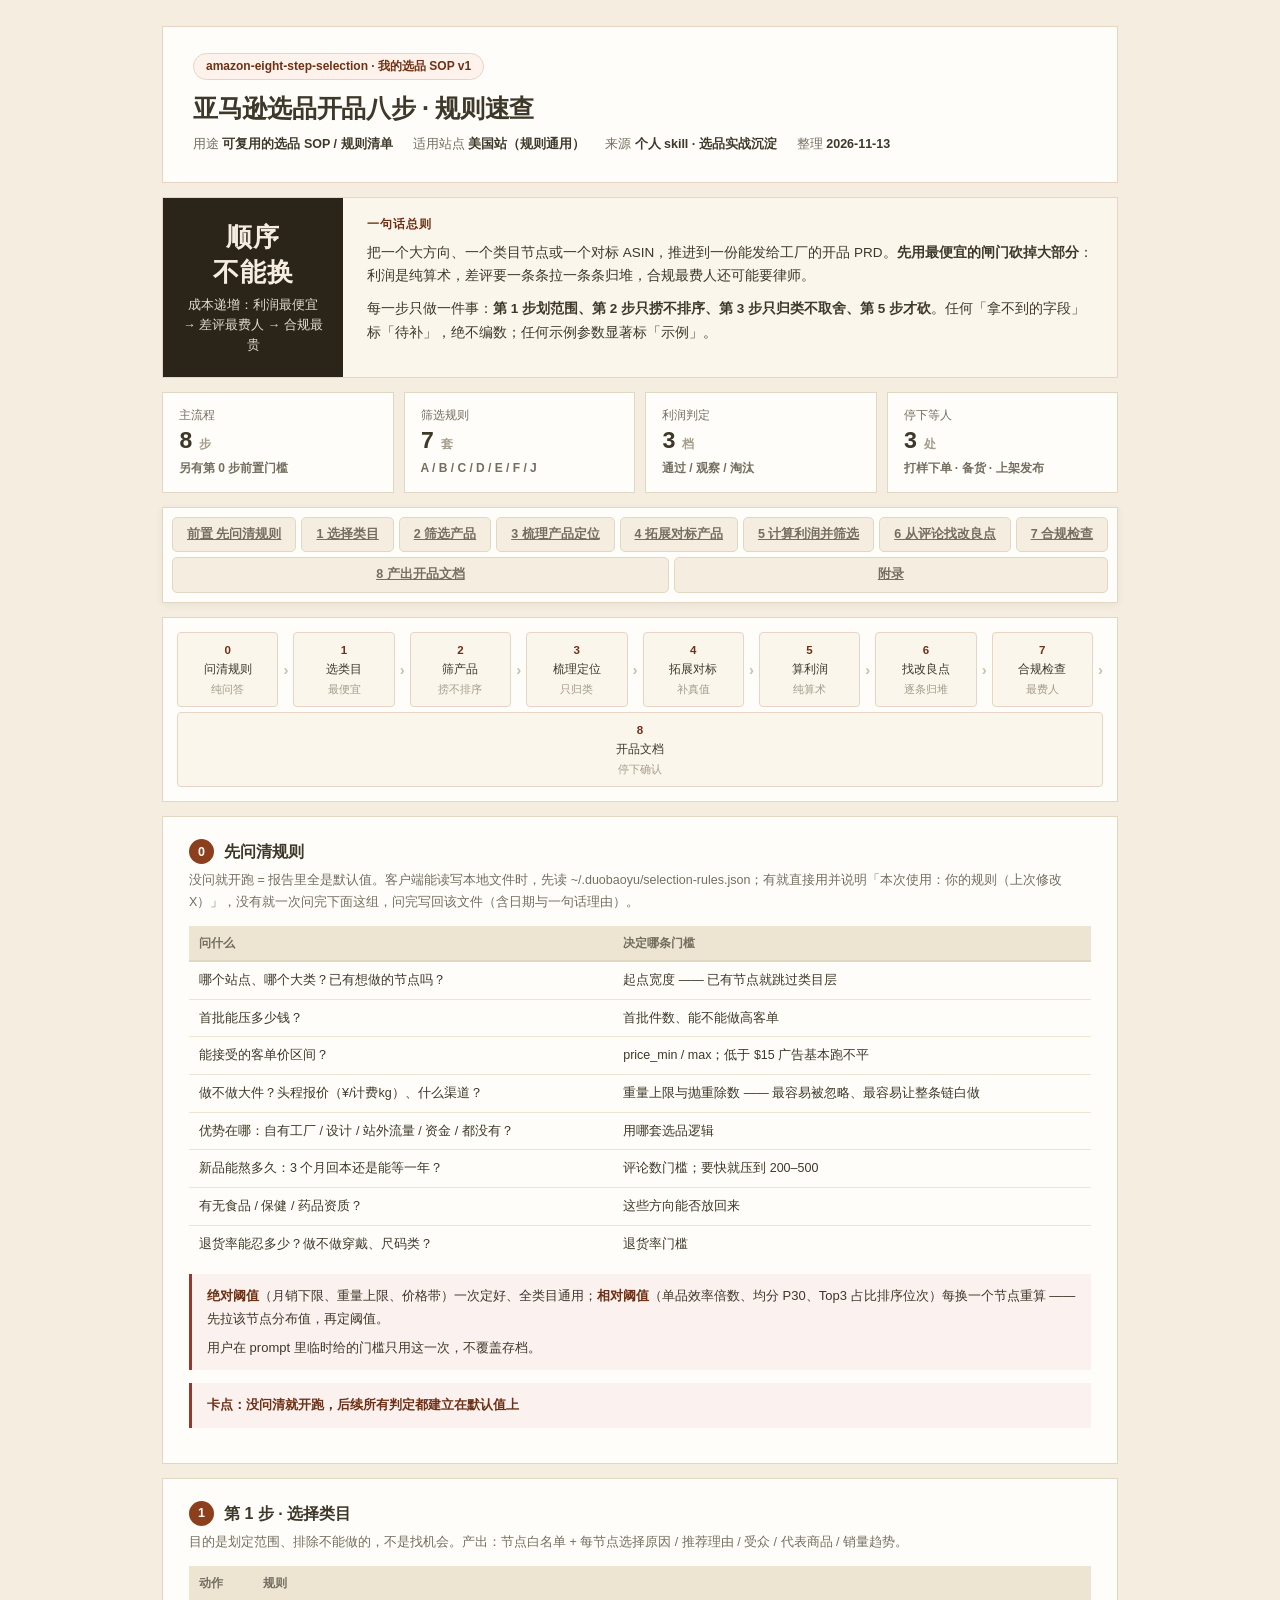
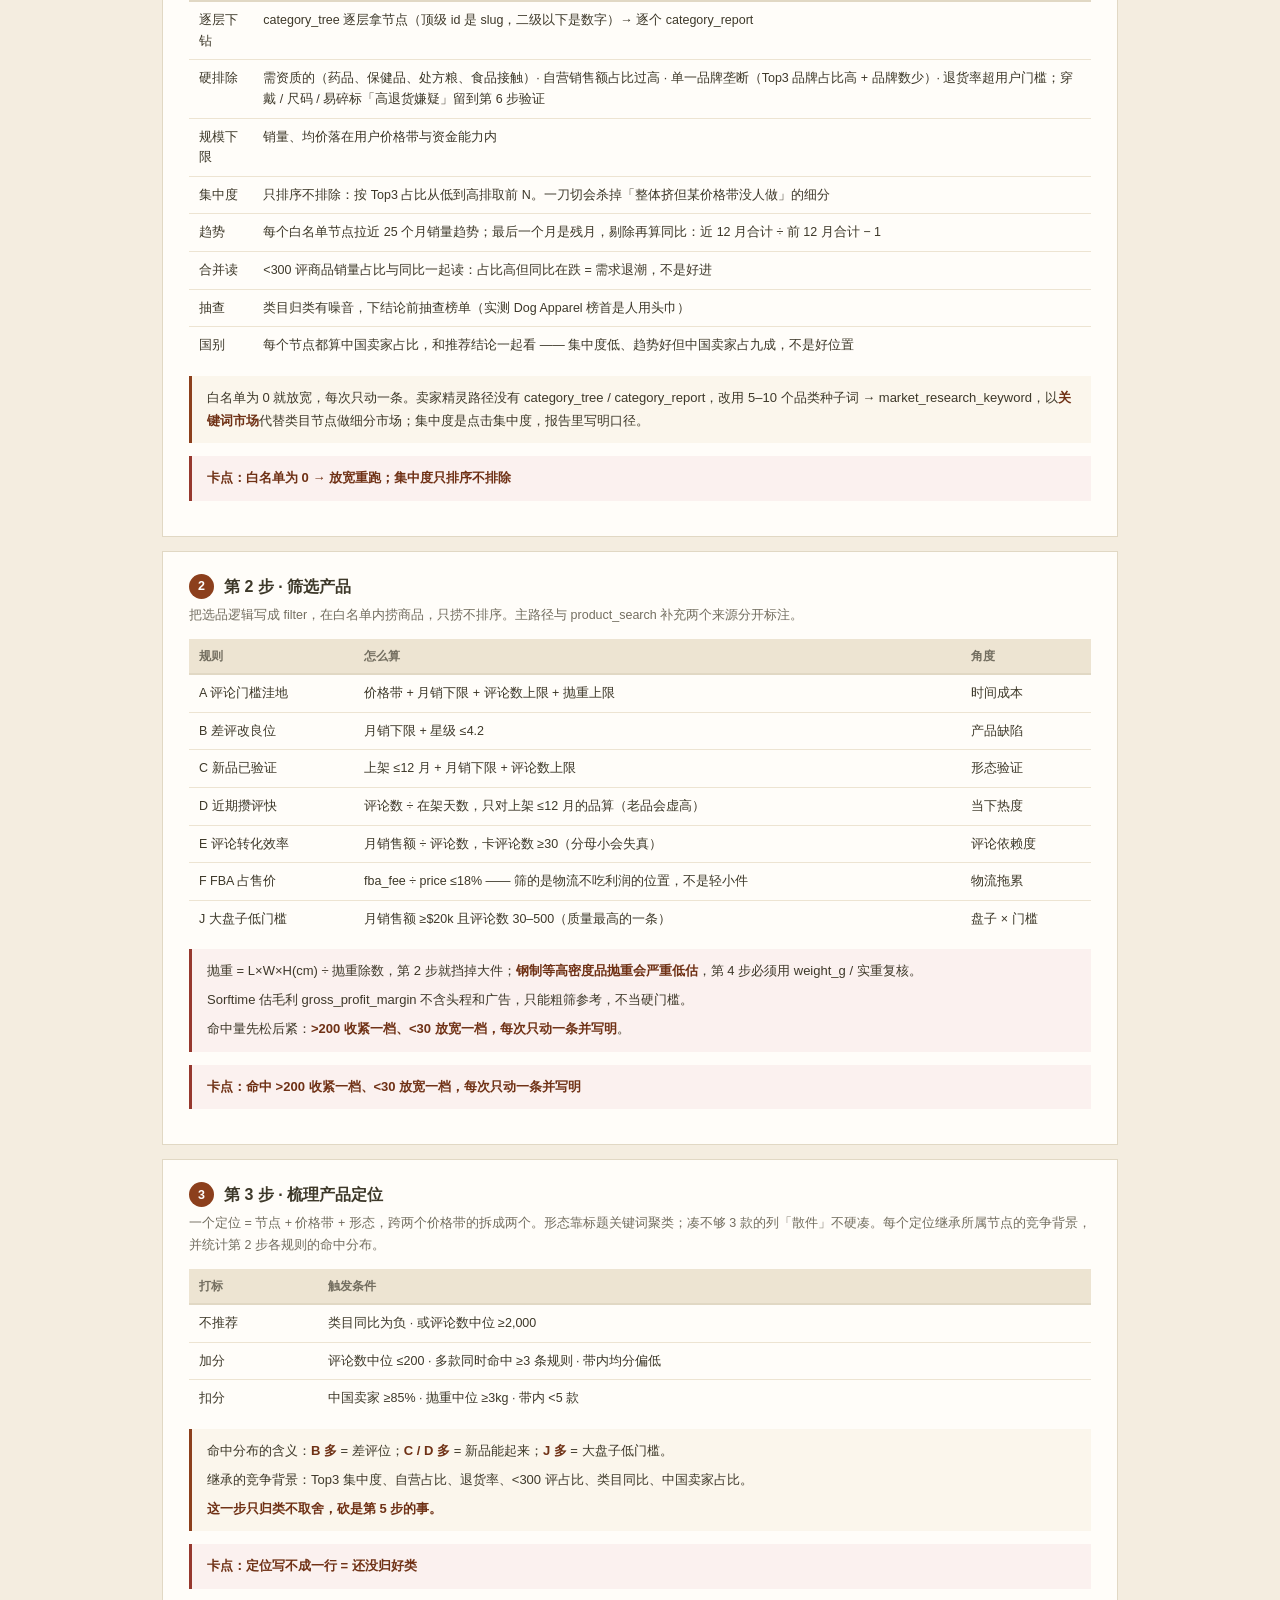
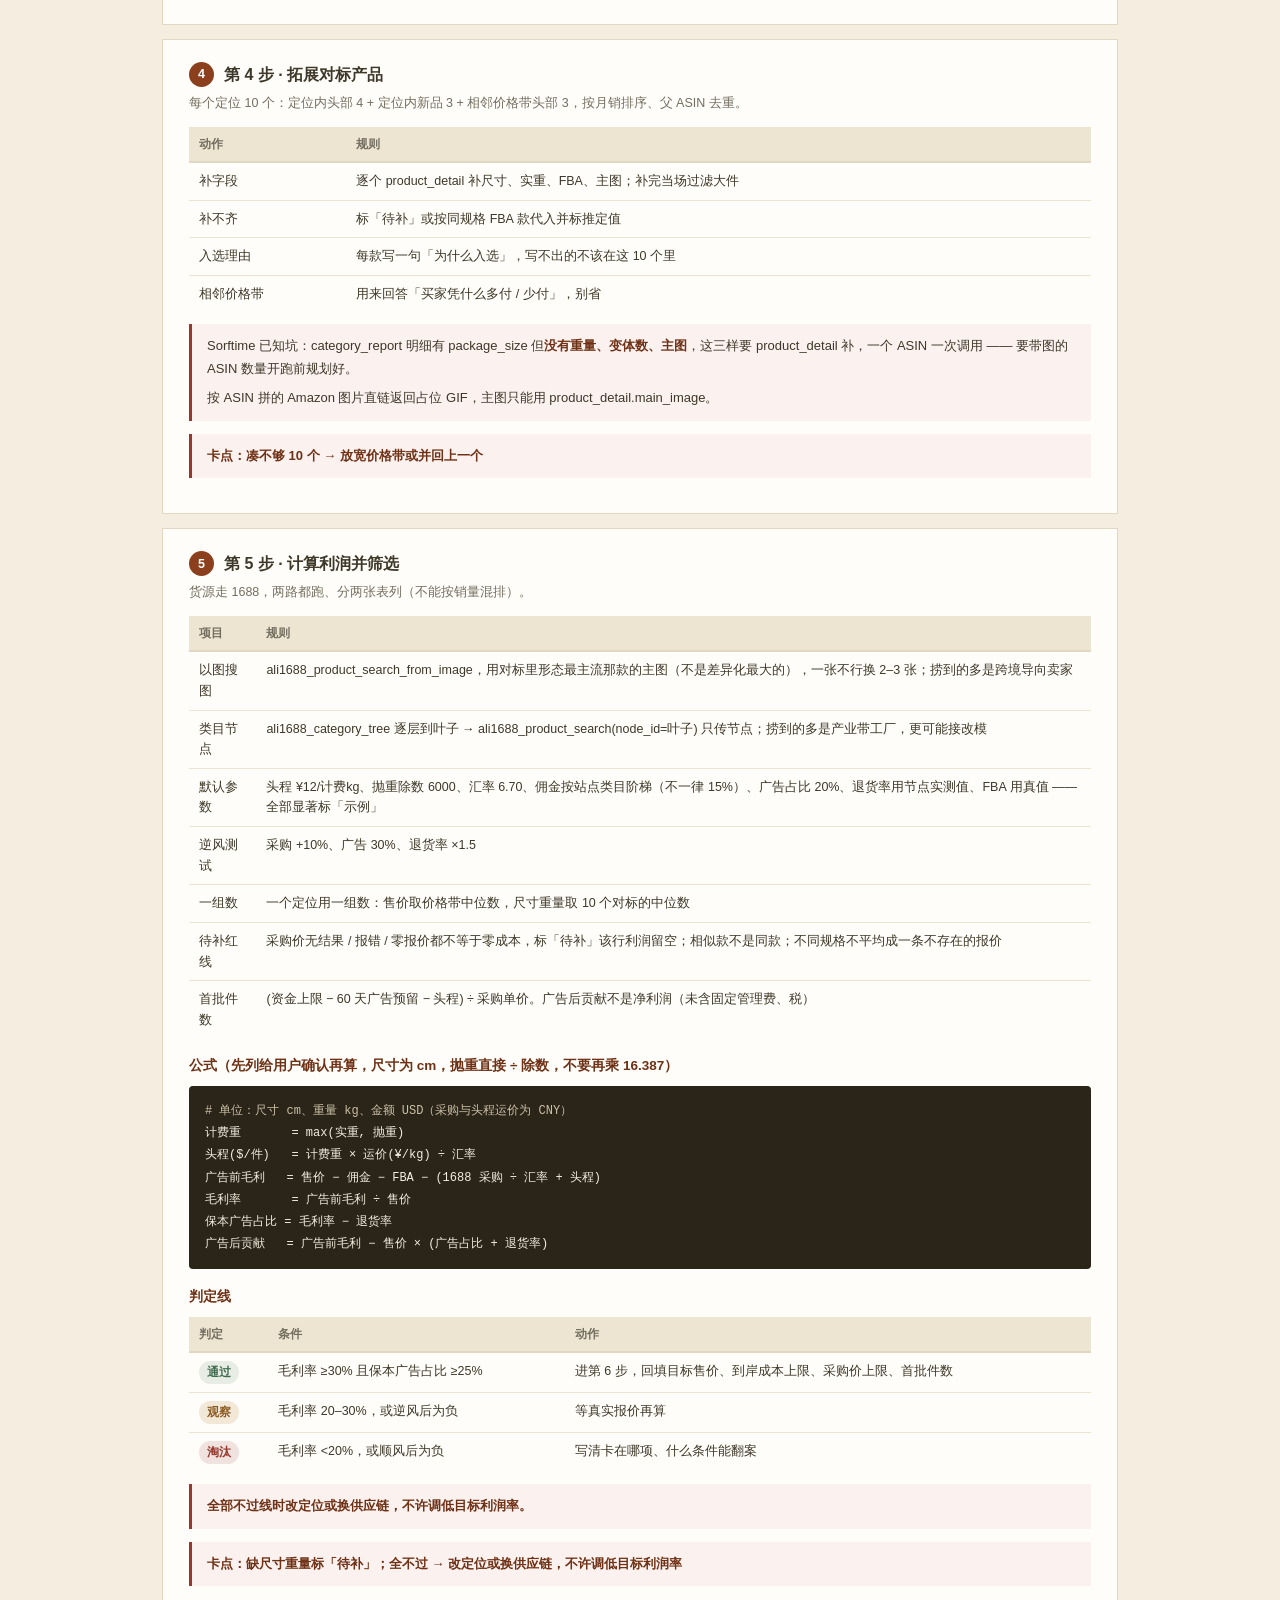
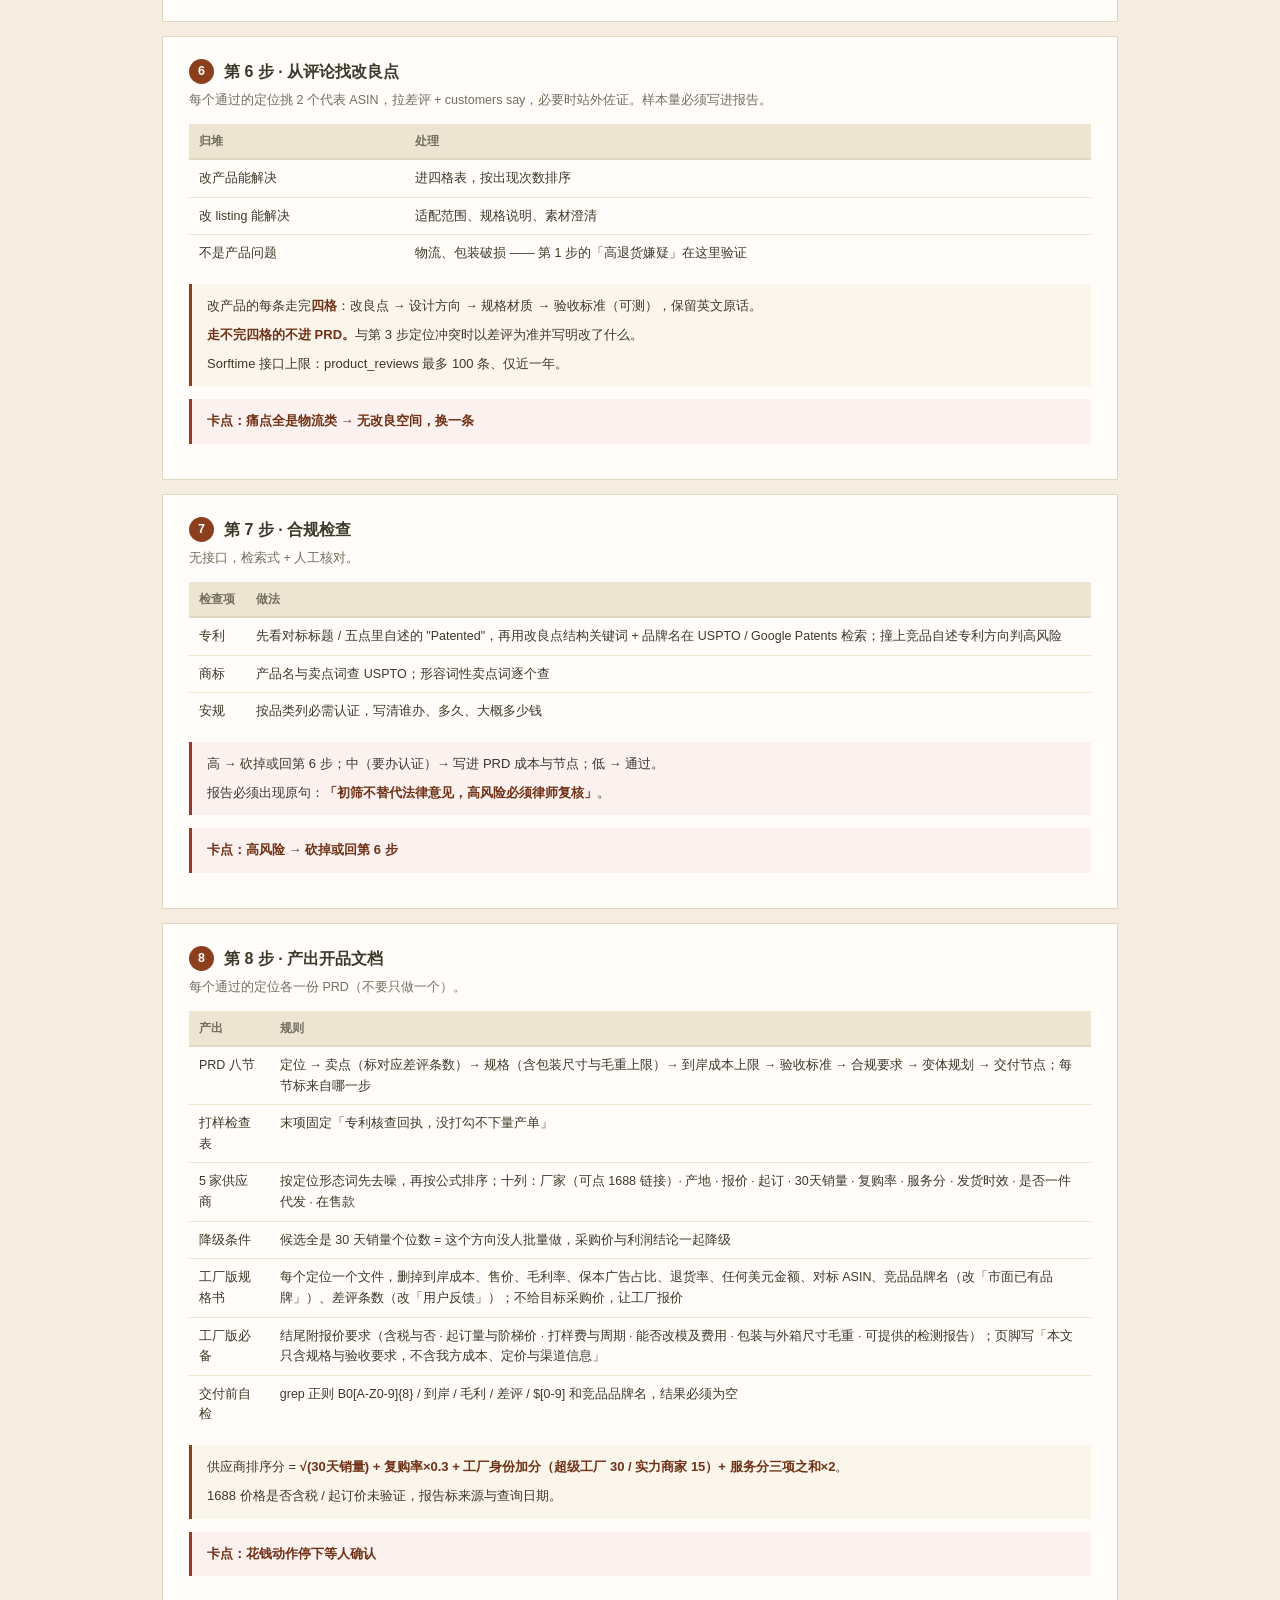
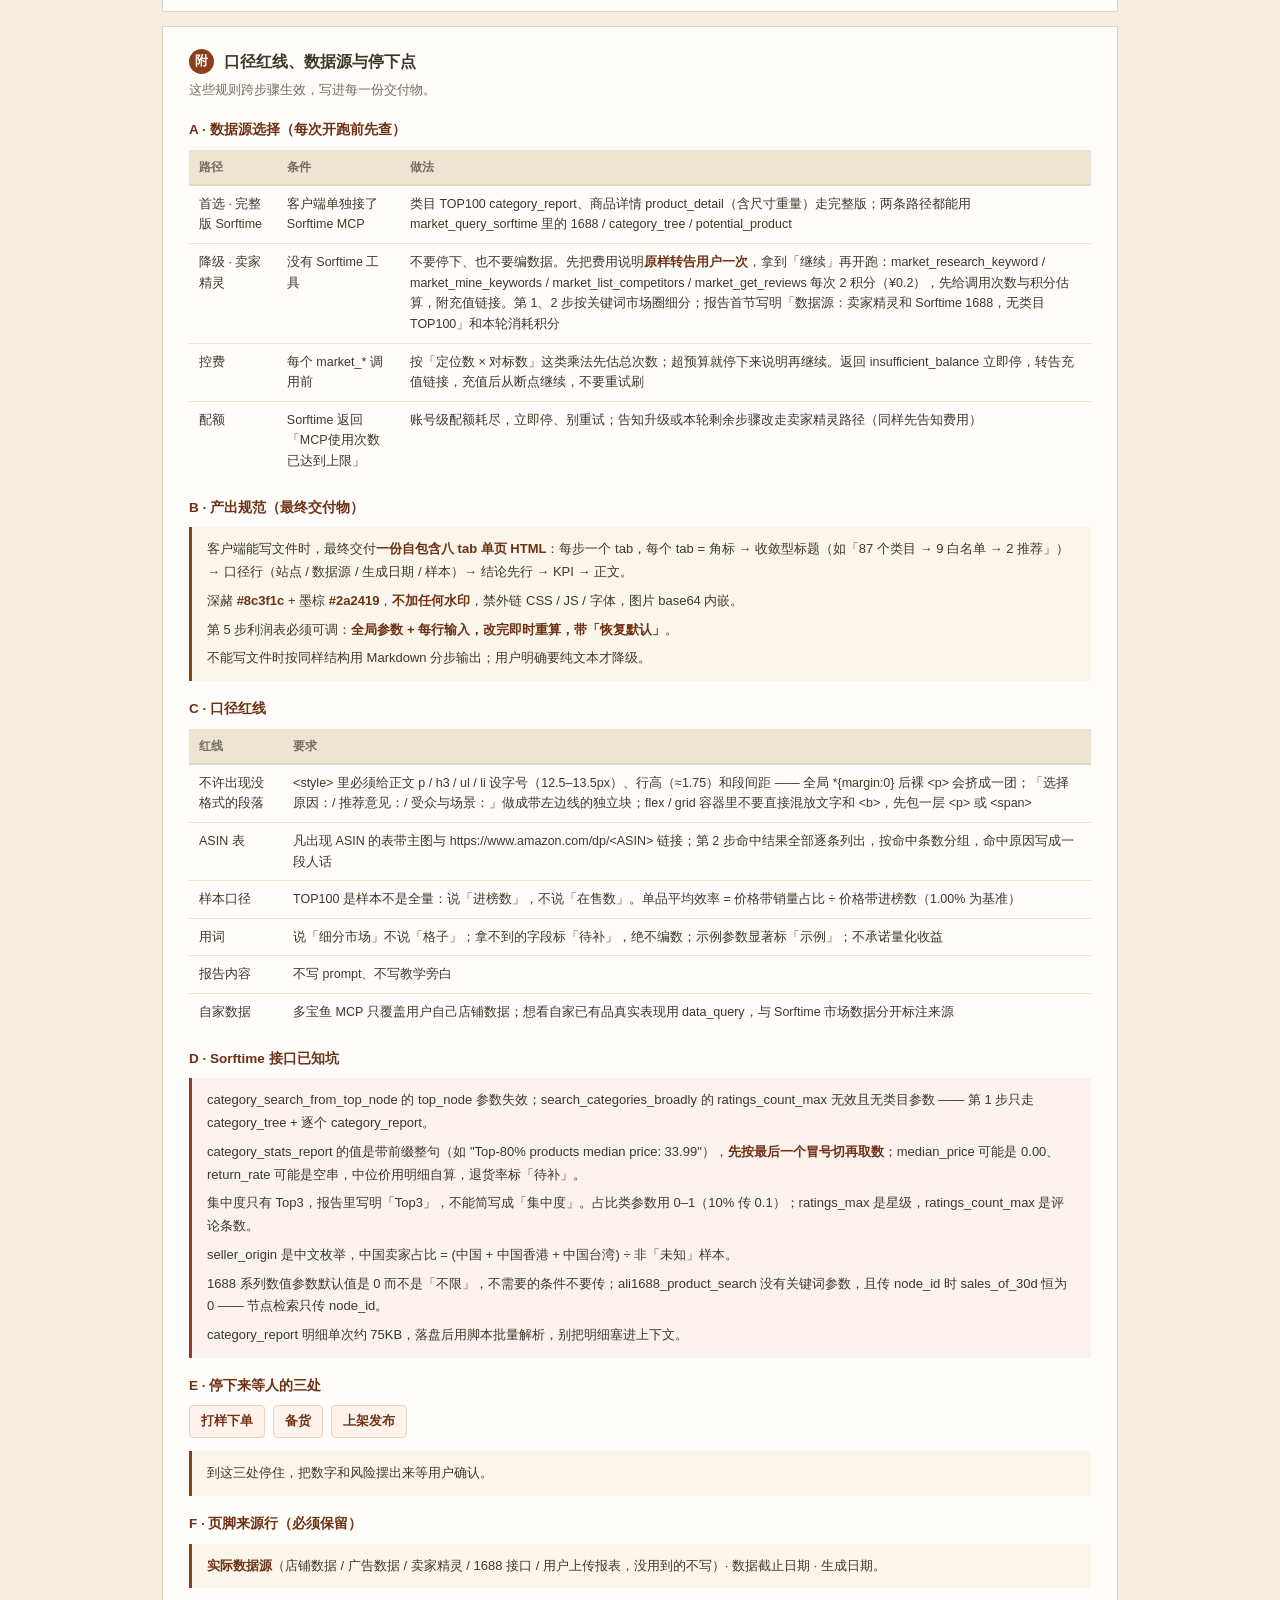
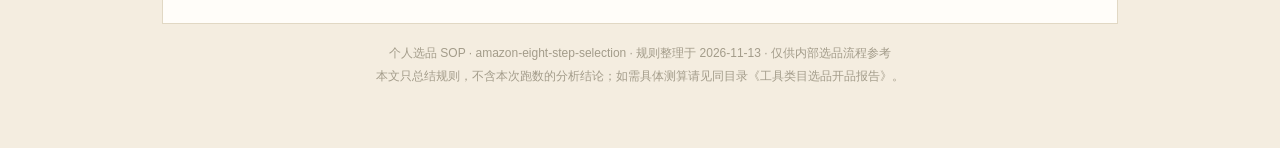
<file: amazon-eight-step-selection/assets/选品八步规则速查.html>
<!DOCTYPE html><html lang="zh-CN"><head><meta charset="UTF-8">
<meta name="viewport" content="width=device-width, initial-scale=1.0">
<title>亚马逊选品开品八步 · 规则速查</title><style>
:root{
 --brand:#8c3f1c;--strong:#6f3115;--light:#fdf3ec;--border:#e8d4c4;
 --paper:#fffdf9;--cream:#fbf6ec;--ink:#2a2419;
 --danger:#96382e;--warning:#8a5a20;--success:#3f6b4f;
 --g50:#f4ede0;--g100:#ede4d2;--g200:#e1d8c4;--g300:#cbbfa6;--g500:#a39c8a;--g600:#736e60;--g800:#3d3829;
 --sans:-apple-system,BlinkMacSystemFont,'PingFang SC','Segoe UI','Microsoft YaHei',sans-serif;
 --mono:ui-monospace,SFMono-Regular,Menlo,Consolas,monospace;
}
*{margin:0;padding:0;box-sizing:border-box}
body{background:var(--g50);font-family:var(--sans);color:var(--g800);-webkit-font-smoothing:antialiased;padding:26px 0 60px;font-size:13px}
.page{max-width:1000px;margin:0 auto;padding:0 22px}
.report-head{background:var(--paper);border:1px solid var(--border);padding:26px 30px;margin-bottom:14px}
.skill-badge{display:inline-flex;align-items:center;gap:6px;background:var(--light);color:var(--strong);
 border:1px solid var(--border);padding:4px 12px;border-radius:999px;font-size:12px;font-weight:700;margin-bottom:12px}
.report-head h1{font-size:25px;font-weight:800;letter-spacing:-.3px;margin-bottom:8px;line-height:1.35}
.report-meta{display:flex;flex-wrap:wrap;gap:7px 20px;color:var(--g600);font-size:12.5px;line-height:1.75}
.report-meta b{color:var(--g800)}
.verdict{display:flex;margin-bottom:14px;border:1px solid var(--border)}
.verdict .decision{flex:0 0 180px;display:flex;flex-direction:column;justify-content:center;align-items:center;
 background:var(--ink);color:#f4ede0;padding:22px 14px;text-align:center}
.verdict .decision .word{font-size:26px;font-weight:800;letter-spacing:1px}
.verdict .decision .score{font-size:12.5px;opacity:.92;margin-top:5px;line-height:1.6}
.verdict .reason{flex:1;background:var(--cream);padding:18px 24px}
.verdict .reason h3{font-size:12px;color:var(--strong);letter-spacing:1px;margin:0 0 8px}
.verdict .reason p{font-size:13.5px;line-height:1.75;color:var(--g800);margin:0 0 9px}
.verdict .reason p:last-child{margin-bottom:0}
.kpi-grid{display:grid;grid-template-columns:repeat(4,1fr);gap:10px;margin-bottom:14px}
.kpi{background:var(--paper);border:1px solid var(--g200);padding:14px 16px}
.kpi .label{font-size:12px;color:var(--g600);margin-bottom:5px}
.kpi .value{font-size:23px;font-weight:800;font-family:var(--mono);letter-spacing:-.5px}
.kpi .value small{font-size:12px;font-weight:600;color:var(--g500)}
.kpi .delta{font-size:12px;margin-top:4px;font-weight:600;color:var(--g600);line-height:1.6}
/* 粘性导航 */
.nav{position:sticky;top:0;z-index:50;display:flex;flex-wrap:wrap;gap:5px;background:var(--paper);
 border:1px solid var(--g200);padding:9px;margin-bottom:14px;box-shadow:0 2px 8px rgba(42,36,25,.06)}
.nav a{flex:1 1 auto;min-width:88px;text-align:center;background:var(--g50);border:1px solid var(--g200);
 color:var(--g600);padding:8px 9px;border-radius:5px;font-size:12.5px;font-weight:700;line-height:1.4;border-bottom:1px solid var(--g200)}
.nav a:hover{border-color:var(--brand);color:var(--strong);border-bottom-color:var(--brand)}
/* 流程条 */
.flow{display:flex;flex-wrap:wrap;gap:5px;background:var(--paper);border:1px solid var(--g200);padding:14px;margin-bottom:14px}
.flow .node{flex:1 1 90px;background:var(--cream);border:1px solid var(--border);padding:9px 8px;text-align:center;border-radius:4px}
.flow .node .s{font-size:11.5px;color:var(--strong);font-weight:800;line-height:1.4}
.flow .node .t{font-size:12px;color:var(--g800);margin-top:3px;line-height:1.4}
.flow .node .c{font-size:11px;color:var(--g500);margin-top:4px;line-height:1.4}
.flow .arrow{align-self:center;color:var(--g300);font-size:15px;font-weight:800}
/* 章节 */
.section{background:var(--paper);border:1px solid var(--g200);padding:22px 26px;margin-bottom:14px;scroll-margin-top:74px}
.section>h2{font-size:16px;font-weight:800;margin:0 0 6px;display:flex;align-items:center;gap:10px;line-height:1.5}
.section>h2 .num{display:inline-flex;width:25px;height:25px;align-items:center;justify-content:center;
 background:var(--brand);color:#fff;font-size:12.5px;border-radius:999px;flex:none}
.section .sub{font-size:12.5px;color:var(--g600);line-height:1.75;margin:0 0 12px}
.section h3{font-size:13.5px;line-height:1.75;font-weight:800;color:var(--strong);margin:16px 0 8px}
.section p,.section li{font-size:13px;line-height:1.75;color:var(--g800);margin:0 0 8px}
.section ul,.section ol{margin:0 0 12px;padding-left:20px}
.section li{margin-bottom:6px}
.section b{color:var(--strong)}
table{width:100%;border-collapse:collapse;font-size:12.5px;margin:0 0 12px}
th{background:var(--g100);color:var(--g600);font-weight:700;text-align:left;padding:8px 10px;
 border-bottom:2px solid var(--g200);white-space:nowrap;font-size:12px;line-height:1.5}
td{padding:8px 10px;border-bottom:1px solid var(--g100);vertical-align:top;line-height:1.65;font-size:12.5px}
tr:last-child td{border-bottom:none}
td p,th p{font-size:12.5px;line-height:1.65;margin:0}
.tag{display:inline-block;padding:2px 8px;border-radius:999px;font-size:11.5px;font-weight:700;white-space:nowrap}
.tag.ok{background:#e7ede4;color:var(--success)}.tag.warn{background:#f2e8d8;color:var(--warning)}
.tag.bad{background:#f0e2de;color:var(--danger)}.tag.info{background:var(--light);color:var(--strong)}
.callout{border-left:3px solid var(--brand);background:var(--cream);padding:11px 15px;margin:0 0 13px}
.callout p{margin:0 0 6px;font-size:13px;line-height:1.75}
.callout p:last-child{margin-bottom:0}
.callout.warnbox{border-left-color:var(--danger);background:#fbf1ef}
.callout.okbox{border-left-color:var(--success);background:#f1f6ef}
.block{border-left:3px solid var(--border);background:var(--cream);padding:10px 14px;margin:0 0 10px}
.block p{font-size:12.5px;line-height:1.75;margin:0 0 5px}
.block p:last-child{margin-bottom:0}
pre{background:#2a2419;color:#f4ede0;padding:14px 16px;border-radius:4px;overflow-x:auto;
 font-family:var(--mono);font-size:12px;line-height:1.85;margin:0 0 12px}
pre .cm{color:#cbbfa6}
ul.plain{list-style:none;padding:0;margin:0 0 12px}
ul.plain li{padding:7px 0;border-bottom:1px dashed var(--g200);font-size:13px;line-height:1.7;margin:0}
ul.plain li:last-child{border-bottom:none}
.mini{display:flex;flex-wrap:wrap;gap:8px;margin:0 0 13px}
.mini span{background:var(--light);border:1px solid var(--border);color:var(--strong);
 padding:6px 11px;border-radius:4px;font-size:12.5px;font-weight:700;line-height:1.5}
.footer{margin-top:18px;text-align:center;color:var(--g500);font-size:12px;line-height:1.9}
.footer b{color:var(--brand)}
@media(max-width:760px){.kpi-grid{grid-template-columns:repeat(2,1fr)}.verdict{flex-direction:column}
 .verdict .decision{flex:none}.flow .arrow{display:none}}
</style></head><body>
<div class="page"><header class="report-head"><span class="skill-badge">amazon-eight-step-selection · 我的选品 SOP v1</span>
<h1>亚马逊选品开品八步 · 规则速查</h1>
<div class="report-meta"><span>用途 <b>可复用的选品 SOP / 规则清单</b></span><span>适用站点 <b>美国站（规则通用）</b></span>
<span>来源 <b>个人 skill · 选品实战沉淀</b></span><span>整理 <b>2026-11-13</b></span></div></header><section class="verdict"><div class="decision"><div class="word">顺序<br>不能换</div>
<div class="score">成本递增：利润最便宜<br>→ 差评最费人 → 合规最贵</div></div>
<div class="reason"><h3>一句话总则</h3>
<p>把一个大方向、一个类目节点或一个对标 ASIN，推进到一份能发给工厂的开品 PRD。<b>先用最便宜的闸门砍掉大部分</b>：利润是纯算术，差评要一条条拉一条条归堆，合规最费人还可能要律师。</p>
<p>每一步只做一件事：<b>第 1 步划范围、第 2 步只捞不排序、第 3 步只归类不取舍、第 5 步才砍</b>。任何「拿不到的字段」标「待补」，绝不编数；任何示例参数显著标「示例」。</p></div></section><div class="kpi-grid">
<div class="kpi"><div class="label">主流程</div><div class="value">8<small> 步</small></div><div class="delta">另有第 0 步前置门槛</div></div>
<div class="kpi"><div class="label">筛选规则</div><div class="value">7<small> 套</small></div><div class="delta">A / B / C / D / E / F / J</div></div>
<div class="kpi"><div class="label">利润判定</div><div class="value">3<small> 档</small></div><div class="delta">通过 / 观察 / 淘汰</div></div>
<div class="kpi"><div class="label">停下等人</div><div class="value">3<small> 处</small></div><div class="delta">打样下单 · 备货 · 上架发布</div></div></div><nav class="nav"><a href="#s0">前置 先问清规则</a><a href="#s1">1 选择类目</a><a href="#s2">2 筛选产品</a><a href="#s3">3 梳理产品定位</a><a href="#s4">4 拓展对标产品</a><a href="#s5">5 计算利润并筛选</a><a href="#s6">6 从评论找改良点</a><a href="#s7">7 合规检查</a><a href="#s8">8 产出开品文档</a><a href="#appendix">附录</a></nav><div class="flow"><div class="node"><div class="s">0</div><div class="t">问清规则</div><div class="c">纯问答</div></div><span class="arrow">›</span><div class="node"><div class="s">1</div><div class="t">选类目</div><div class="c">最便宜</div></div><span class="arrow">›</span><div class="node"><div class="s">2</div><div class="t">筛产品</div><div class="c">捞不排序</div></div><span class="arrow">›</span><div class="node"><div class="s">3</div><div class="t">梳理定位</div><div class="c">只归类</div></div><span class="arrow">›</span><div class="node"><div class="s">4</div><div class="t">拓展对标</div><div class="c">补真值</div></div><span class="arrow">›</span><div class="node"><div class="s">5</div><div class="t">算利润</div><div class="c">纯算术</div></div><span class="arrow">›</span><div class="node"><div class="s">6</div><div class="t">找改良点</div><div class="c">逐条归堆</div></div><span class="arrow">›</span><div class="node"><div class="s">7</div><div class="t">合规检查</div><div class="c">最费人</div></div><span class="arrow">›</span><div class="node"><div class="s">8</div><div class="t">开品文档</div><div class="c">停下确认</div></div></div><section class="section" id="s0"><h2><span class="num">0</span>先问清规则</h2><p class="sub">没问就开跑 = 报告里全是默认值。客户端能读写本地文件时，先读 ~/.duobaoyu/selection-rules.json；有就直接用并说明「本次使用：你的规则（上次修改 X）」，没有就一次问完下面这组，问完写回该文件（含日期与一句话理由）。</p><table><thead><tr><th>问什么</th><th>决定哪条门槛</th></tr></thead><tbody><tr><td>哪个站点、哪个大类？已有想做的节点吗？</td><td>起点宽度 —— 已有节点就跳过类目层</td></tr><tr><td>首批能压多少钱？</td><td>首批件数、能不能做高客单</td></tr><tr><td>能接受的客单价区间？</td><td>price_min / max；低于 $15 广告基本跑不平</td></tr><tr><td>做不做大件？头程报价（¥/计费kg）、什么渠道？</td><td>重量上限与抛重除数 —— 最容易被忽略、最容易让整条链白做</td></tr><tr><td>优势在哪：自有工厂 / 设计 / 站外流量 / 资金 / 都没有？</td><td>用哪套选品逻辑</td></tr><tr><td>新品能熬多久：3 个月回本还是能等一年？</td><td>评论数门槛；要快就压到 200–500</td></tr><tr><td>有无食品 / 保健 / 药品资质？</td><td>这些方向能否放回来</td></tr><tr><td>退货率能忍多少？做不做穿戴、尺码类？</td><td>退货率门槛</td></tr></tbody></table><div class="callout warnbox"><p><b>绝对阈值</b>（月销下限、重量上限、价格带）一次定好、全类目通用；<b>相对阈值</b>（单品效率倍数、均分 P30、Top3 占比排序位次）每换一个节点重算 —— 先拉该节点分布值，再定阈值。</p><p>用户在 prompt 里临时给的门槛只用这一次，不覆盖存档。</p></div><div class="callout warnbox"><p><b>卡点：没问清就开跑，后续所有判定都建立在默认值上</b></p></div></section><section class="section" id="s1"><h2><span class="num">1</span>第 1 步 · 选择类目</h2><p class="sub">目的是划定范围、排除不能做的，不是找机会。产出：节点白名单 + 每节点选择原因 / 推荐理由 / 受众 / 代表商品 / 销量趋势。</p><table><thead><tr><th>动作</th><th>规则</th></tr></thead><tbody><tr><td>逐层下钻</td><td>category_tree 逐层拿节点（顶级 id 是 slug，二级以下是数字）→ 逐个 category_report</td></tr><tr><td>硬排除</td><td>需资质的（药品、保健品、处方粮、食品接触）· 自营销售额占比过高 · 单一品牌垄断（Top3 品牌占比高 + 品牌数少）· 退货率超用户门槛；穿戴 / 尺码 / 易碎标「高退货嫌疑」留到第 6 步验证</td></tr><tr><td>规模下限</td><td>销量、均价落在用户价格带与资金能力内</td></tr><tr><td>集中度</td><td>只排序不排除：按 Top3 占比从低到高排取前 N。一刀切会杀掉「整体挤但某价格带没人做」的细分</td></tr><tr><td>趋势</td><td>每个白名单节点拉近 25 个月销量趋势；最后一个月是残月，剔除再算同比：近 12 月合计 ÷ 前 12 月合计 − 1</td></tr><tr><td>合并读</td><td>&lt;300 评商品销量占比与同比一起读：占比高但同比在跌 = 需求退潮，不是好进</td></tr><tr><td>抽查</td><td>类目归类有噪音，下结论前抽查榜单（实测 Dog Apparel 榜首是人用头巾）</td></tr><tr><td>国别</td><td>每个节点都算中国卖家占比，和推荐结论一起看 —— 集中度低、趋势好但中国卖家占九成，不是好位置</td></tr></tbody></table><div class="callout"><p>白名单为 0 就放宽，每次只动一条。卖家精灵路径没有 category_tree / category_report，改用 5–10 个品类种子词 → market_research_keyword，以<b>关键词市场</b>代替类目节点做细分市场；集中度是点击集中度，报告里写明口径。</p></div><div class="callout warnbox"><p><b>卡点：白名单为 0 → 放宽重跑；集中度只排序不排除</b></p></div></section><section class="section" id="s2"><h2><span class="num">2</span>第 2 步 · 筛选产品</h2><p class="sub">把选品逻辑写成 filter，在白名单内捞商品，只捞不排序。主路径与 product_search 补充两个来源分开标注。</p><table><thead><tr><th>规则</th><th>怎么算</th><th>角度</th></tr></thead><tbody><tr><td>A 评论门槛洼地</td><td>价格带 + 月销下限 + 评论数上限 + 抛重上限</td><td>时间成本</td></tr><tr><td>B 差评改良位</td><td>月销下限 + 星级 ≤4.2</td><td>产品缺陷</td></tr><tr><td>C 新品已验证</td><td>上架 ≤12 月 + 月销下限 + 评论数上限</td><td>形态验证</td></tr><tr><td>D 近期攒评快</td><td>评论数 ÷ 在架天数，只对上架 ≤12 月的品算（老品会虚高）</td><td>当下热度</td></tr><tr><td>E 评论转化效率</td><td>月销售额 ÷ 评论数，卡评论数 ≥30（分母小会失真）</td><td>评论依赖度</td></tr><tr><td>F FBA 占售价</td><td>fba_fee ÷ price ≤18% —— 筛的是物流不吃利润的位置，不是轻小件</td><td>物流拖累</td></tr><tr><td>J 大盘子低门槛</td><td>月销售额 ≥$20k 且评论数 30–500（质量最高的一条）</td><td>盘子 × 门槛</td></tr></tbody></table><div class="callout warnbox"><p>抛重 = L×W×H(cm) ÷ 抛重除数，第 2 步就挡掉大件；<b>钢制等高密度品抛重会严重低估</b>，第 4 步必须用 weight_g / 实重复核。</p><p>Sorftime 估毛利 gross_profit_margin 不含头程和广告，只能粗筛参考，不当硬门槛。</p><p>命中量先松后紧：<b>&gt;200 收紧一档、&lt;30 放宽一档，每次只动一条并写明</b>。</p></div><div class="callout warnbox"><p><b>卡点：命中 &gt;200 收紧一档、&lt;30 放宽一档，每次只动一条并写明</b></p></div></section><section class="section" id="s3"><h2><span class="num">3</span>第 3 步 · 梳理产品定位</h2><p class="sub">一个定位 = 节点 + 价格带 + 形态，跨两个价格带的拆成两个。形态靠标题关键词聚类；凑不够 3 款的列「散件」不硬凑。每个定位继承所属节点的竞争背景，并统计第 2 步各规则的命中分布。</p><table><thead><tr><th>打标</th><th>触发条件</th></tr></thead><tbody><tr><td>不推荐</td><td>类目同比为负 · 或评论数中位 ≥2,000</td></tr><tr><td>加分</td><td>评论数中位 ≤200 · 多款同时命中 ≥3 条规则 · 带内均分偏低</td></tr><tr><td>扣分</td><td>中国卖家 ≥85% · 抛重中位 ≥3kg · 带内 &lt;5 款</td></tr></tbody></table><div class="callout"><p>命中分布的含义：<b>B 多</b> = 差评位；<b>C / D 多</b> = 新品能起来；<b>J 多</b> = 大盘子低门槛。</p><p>继承的竞争背景：Top3 集中度、自营占比、退货率、&lt;300 评占比、类目同比、中国卖家占比。</p><p><b>这一步只归类不取舍，砍是第 5 步的事。</b></p></div><div class="callout warnbox"><p><b>卡点：定位写不成一行 = 还没归好类</b></p></div></section><section class="section" id="s4"><h2><span class="num">4</span>第 4 步 · 拓展对标产品</h2><p class="sub">每个定位 10 个：定位内头部 4 + 定位内新品 3 + 相邻价格带头部 3，按月销排序、父 ASIN 去重。</p><table><thead><tr><th>动作</th><th>规则</th></tr></thead><tbody><tr><td>补字段</td><td>逐个 product_detail 补尺寸、实重、FBA、主图；补完当场过滤大件</td></tr><tr><td>补不齐</td><td>标「待补」或按同规格 FBA 款代入并标推定值</td></tr><tr><td>入选理由</td><td>每款写一句「为什么入选」，写不出的不该在这 10 个里</td></tr><tr><td>相邻价格带</td><td>用来回答「买家凭什么多付 / 少付」，别省</td></tr></tbody></table><div class="callout warnbox"><p>Sorftime 已知坑：category_report 明细有 package_size 但<b>没有重量、变体数、主图</b>，这三样要 product_detail 补，一个 ASIN 一次调用 —— 要带图的 ASIN 数量开跑前规划好。</p><p>按 ASIN 拼的 Amazon 图片直链返回占位 GIF，主图只能用 product_detail.main_image。</p></div><div class="callout warnbox"><p><b>卡点：凑不够 10 个 → 放宽价格带或并回上一个</b></p></div></section><section class="section" id="s5"><h2><span class="num">5</span>第 5 步 · 计算利润并筛选</h2><p class="sub">货源走 1688，两路都跑、分两张表列（不能按销量混排）。</p><table><thead><tr><th>项目</th><th>规则</th></tr></thead><tbody><tr><td>以图搜图</td><td>ali1688_product_search_from_image，用对标里形态最主流那款的主图（不是差异化最大的），一张不行换 2–3 张；捞到的多是跨境导向卖家</td></tr><tr><td>类目节点</td><td>ali1688_category_tree 逐层到叶子 → ali1688_product_search(node_id=叶子) 只传节点；捞到的多是产业带工厂，更可能接改模</td></tr><tr><td>默认参数</td><td>头程 ¥12/计费kg、抛重除数 6000、汇率 6.70、佣金按站点类目阶梯（不一律 15%）、广告占比 20%、退货率用节点实测值、FBA 用真值 —— 全部显著标「示例」</td></tr><tr><td>逆风测试</td><td>采购 +10%、广告 30%、退货率 ×1.5</td></tr><tr><td>一组数</td><td>一个定位用一组数：售价取价格带中位数，尺寸重量取 10 个对标的中位数</td></tr><tr><td>待补红线</td><td>采购价无结果 / 报错 / 零报价都不等于零成本，标「待补」该行利润留空；相似款不是同款；不同规格不平均成一条不存在的报价</td></tr><tr><td>首批件数</td><td>(资金上限 − 60 天广告预留 − 头程) ÷ 采购单价。广告后贡献不是净利润（未含固定管理费、税）</td></tr></tbody></table><h3>公式（先列给用户确认再算，尺寸为 cm，抛重直接 ÷ 除数，不要再乘 16.387）</h3><pre><span class="cm"># 单位：尺寸 cm、重量 kg、金额 USD（采购与头程运价为 CNY）</span>
计费重       = max(实重, 抛重)
头程($/件)   = 计费重 × 运价(¥/kg) ÷ 汇率
广告前毛利   = 售价 − 佣金 − FBA − (1688 采购 ÷ 汇率 + 头程)
毛利率       = 广告前毛利 ÷ 售价
保本广告占比 = 毛利率 − 退货率
广告后贡献   = 广告前毛利 − 售价 × (广告占比 + 退货率)</pre><h3>判定线</h3><table><thead><tr><th>判定</th><th>条件</th><th>动作</th></tr></thead><tbody><tr><td><span class="tag ok">通过</span></td><td>毛利率 ≥30% 且保本广告占比 ≥25%</td><td>进第 6 步，回填目标售价、到岸成本上限、采购价上限、首批件数</td></tr><tr><td><span class="tag warn">观察</span></td><td>毛利率 20–30%，或逆风后为负</td><td>等真实报价再算</td></tr><tr><td><span class="tag bad">淘汰</span></td><td>毛利率 &lt;20%，或顺风后为负</td><td>写清卡在哪项、什么条件能翻案</td></tr></tbody></table><div class="callout warnbox"><p><b>全部不过线时改定位或换供应链，不许调低目标利润率。</b></p></div><div class="callout warnbox"><p><b>卡点：缺尺寸重量标「待补」；全不过 → 改定位或换供应链，不许调低目标利润率</b></p></div></section><section class="section" id="s6"><h2><span class="num">6</span>第 6 步 · 从评论找改良点</h2><p class="sub">每个通过的定位挑 2 个代表 ASIN，拉差评 + customers say，必要时站外佐证。样本量必须写进报告。</p><table><thead><tr><th>归堆</th><th>处理</th></tr></thead><tbody><tr><td>改产品能解决</td><td>进四格表，按出现次数排序</td></tr><tr><td>改 listing 能解决</td><td>适配范围、规格说明、素材澄清</td></tr><tr><td>不是产品问题</td><td>物流、包装破损 —— 第 1 步的「高退货嫌疑」在这里验证</td></tr></tbody></table><div class="callout"><p>改产品的每条走完<b>四格</b>：改良点 → 设计方向 → 规格材质 → 验收标准（可测），保留英文原话。</p><p><b>走不完四格的不进 PRD。</b>与第 3 步定位冲突时以差评为准并写明改了什么。</p><p>Sorftime 接口上限：product_reviews 最多 100 条、仅近一年。</p></div><div class="callout warnbox"><p><b>卡点：痛点全是物流类 → 无改良空间，换一条</b></p></div></section><section class="section" id="s7"><h2><span class="num">7</span>第 7 步 · 合规检查</h2><p class="sub">无接口，检索式 + 人工核对。</p><table><thead><tr><th>检查项</th><th>做法</th></tr></thead><tbody><tr><td>专利</td><td>先看对标标题 / 五点里自述的 &quot;Patented&quot;，再用改良点结构关键词 + 品牌名在 USPTO / Google Patents 检索；撞上竞品自述专利方向判高风险</td></tr><tr><td>商标</td><td>产品名与卖点词查 USPTO；形容词性卖点词逐个查</td></tr><tr><td>安规</td><td>按品类列必需认证，写清谁办、多久、大概多少钱</td></tr></tbody></table><div class="callout warnbox"><p>高 → 砍掉或回第 6 步；中（要办认证）→ 写进 PRD 成本与节点；低 → 通过。</p><p>报告必须出现原句：<b>「初筛不替代法律意见，高风险必须律师复核」</b>。</p></div><div class="callout warnbox"><p><b>卡点：高风险 → 砍掉或回第 6 步</b></p></div></section><section class="section" id="s8"><h2><span class="num">8</span>第 8 步 · 产出开品文档</h2><p class="sub">每个通过的定位各一份 PRD（不要只做一个）。</p><table><thead><tr><th>产出</th><th>规则</th></tr></thead><tbody><tr><td>PRD 八节</td><td>定位 → 卖点（标对应差评条数）→ 规格（含包装尺寸与毛重上限）→ 到岸成本上限 → 验收标准 → 合规要求 → 变体规划 → 交付节点；每节标来自哪一步</td></tr><tr><td>打样检查表</td><td>末项固定「专利核查回执，没打勾不下量产单」</td></tr><tr><td>5 家供应商</td><td>按定位形态词先去噪，再按公式排序；十列：厂家（可点 1688 链接）· 产地 · 报价 · 起订 · 30天销量 · 复购率 · 服务分 · 发货时效 · 是否一件代发 · 在售款</td></tr><tr><td>降级条件</td><td>候选全是 30 天销量个位数 = 这个方向没人批量做，采购价与利润结论一起降级</td></tr><tr><td>工厂版规格书</td><td>每个定位一个文件，删掉到岸成本、售价、毛利率、保本广告占比、退货率、任何美元金额、对标 ASIN、竞品品牌名（改「市面已有品牌」）、差评条数（改「用户反馈」）；不给目标采购价，让工厂报价</td></tr><tr><td>工厂版必备</td><td>结尾附报价要求（含税与否 · 起订量与阶梯价 · 打样费与周期 · 能否改模及费用 · 包装与外箱尺寸毛重 · 可提供的检测报告）；页脚写「本文只含规格与验收要求，不含我方成本、定价与渠道信息」</td></tr><tr><td>交付前自检</td><td>grep 正则 B0[A-Z0-9]{8} / 到岸 / 毛利 / 差评 / $[0-9] 和竞品品牌名，结果必须为空</td></tr></tbody></table><div class="callout"><p>供应商排序分 = <b>√(30天销量) + 复购率×0.3 + 工厂身份加分（超级工厂 30 / 实力商家 15）+ 服务分三项之和×2</b>。</p><p>1688 价格是否含税 / 起订价未验证，报告标来源与查询日期。</p></div><div class="callout warnbox"><p><b>卡点：花钱动作停下等人确认</b></p></div></section><section class="section" id="appendix"><h2><span class="num">附</span>口径红线、数据源与停下点</h2><p class="sub">这些规则跨步骤生效，写进每一份交付物。</p><h3>A · 数据源选择（每次开跑前先查）</h3><table><thead><tr><th>路径</th><th>条件</th><th>做法</th></tr></thead><tbody><tr><td>首选 · 完整版 Sorftime</td><td>客户端单独接了 Sorftime MCP</td><td>类目 TOP100 category_report、商品详情 product_detail（含尺寸重量）走完整版；两条路径都能用 market_query_sorftime 里的 1688 / category_tree / potential_product</td></tr><tr><td>降级 · 卖家精灵</td><td>没有 Sorftime 工具</td><td>不要停下、也不要编数据。先把费用说明<b>原样转告用户一次</b>，拿到「继续」再开跑：market_research_keyword / market_mine_keywords / market_list_competitors / market_get_reviews 每次 2 积分（¥0.2），先给调用次数与积分估算，附充值链接。第 1、2 步按关键词市场圈细分；报告首节写明「数据源：卖家精灵和 Sorftime 1688，无类目 TOP100」和本轮消耗积分</td></tr><tr><td>控费</td><td>每个 market_* 调用前</td><td>按「定位数 × 对标数」这类乘法先估总次数；超预算就停下来说明再继续。返回 insufficient_balance 立即停，转告充值链接，充值后从断点继续，不要重试刷</td></tr><tr><td>配额</td><td>Sorftime 返回「MCP使用次数已达到上限」</td><td>账号级配额耗尽，立即停、别重试；告知升级或本轮剩余步骤改走卖家精灵路径（同样先告知费用）</td></tr></tbody></table><h3>B · 产出规范（最终交付物）</h3><div class="callout"><p>客户端能写文件时，最终交付<b>一份自包含八 tab 单页 HTML</b>：每步一个 tab，每个 tab = 角标 → 收敛型标题（如「87 个类目 → 9 白名单 → 2 推荐」）→ 口径行（站点 / 数据源 / 生成日期 / 样本）→ 结论先行 → KPI → 正文。</p><p>深赭 <b>#8c3f1c</b> + 墨棕 <b>#2a2419</b>，<b>不加任何水印</b>，禁外链 CSS / JS / 字体，图片 base64 内嵌。</p><p>第 5 步利润表必须可调：<b>全局参数 + 每行输入，改完即时重算，带「恢复默认」</b>。</p><p>不能写文件时按同样结构用 Markdown 分步输出；用户明确要纯文本才降级。</p></div><h3>C · 口径红线</h3><table><thead><tr><th>红线</th><th>要求</th></tr></thead><tbody><tr><td>不许出现没格式的段落</td><td>&lt;style&gt; 里必须给正文 p / h3 / ul / li 设字号（12.5–13.5px）、行高（≈1.75）和段间距 —— 全局 *{margin:0} 后裸 &lt;p&gt; 会挤成一团；「选择原因：/ 推荐意见：/ 受众与场景：」做成带左边线的独立块；flex / grid 容器里不要直接混放文字和 &lt;b&gt;，先包一层 &lt;p&gt; 或 &lt;span&gt;</td></tr><tr><td>ASIN 表</td><td>凡出现 ASIN 的表带主图与 https://www.amazon.com/dp/&lt;ASIN&gt; 链接；第 2 步命中结果全部逐条列出，按命中条数分组，命中原因写成一段人话</td></tr><tr><td>样本口径</td><td>TOP100 是样本不是全量：说「进榜数」，不说「在售数」。单品平均效率 = 价格带销量占比 ÷ 价格带进榜数（1.00% 为基准）</td></tr><tr><td>用词</td><td>说「细分市场」不说「格子」；拿不到的字段标「待补」，绝不编数；示例参数显著标「示例」；不承诺量化收益</td></tr><tr><td>报告内容</td><td>不写 prompt、不写教学旁白</td></tr><tr><td>自家数据</td><td>多宝鱼 MCP 只覆盖用户自己店铺数据；想看自家已有品真实表现用 data_query，与 Sorftime 市场数据分开标注来源</td></tr></tbody></table><h3>D · Sorftime 接口已知坑</h3><div class="callout warnbox"><p>category_search_from_top_node 的 top_node 参数失效；search_categories_broadly 的 ratings_count_max 无效且无类目参数 —— 第 1 步只走 category_tree + 逐个 category_report。</p><p>category_stats_report 的值是带前缀整句（如 "Top-80% products median price: 33.99"），<b>先按最后一个冒号切再取数</b>；median_price 可能是 0.00、return_rate 可能是空串，中位价用明细自算，退货率标「待补」。</p><p>集中度只有 Top3，报告里写明「Top3」，不能简写成「集中度」。占比类参数用 0–1（10% 传 0.1）；ratings_max 是星级，ratings_count_max 是评论条数。</p><p>seller_origin 是中文枚举，中国卖家占比 = (中国 + 中国香港 + 中国台湾) ÷ 非「未知」样本。</p><p>1688 系列数值参数默认值是 0 而不是「不限」，不需要的条件不要传；ali1688_product_search 没有关键词参数，且传 node_id 时 sales_of_30d 恒为 0 —— 节点检索只传 node_id。</p><p>category_report 明细单次约 75KB，落盘后用脚本批量解析，别把明细塞进上下文。</p></div><h3>E · 停下来等人的三处</h3><div class="mini"><span>打样下单</span><span>备货</span><span>上架发布</span></div><div class="callout"><p>到这三处停住，把数字和风险摆出来等用户确认。</p></div><h3>F · 页脚来源行（必须保留）</h3><div class="callout"><p><b>实际数据源</b>（店铺数据 / 广告数据 / 卖家精灵 / 1688 接口 / 用户上传报表，没用到的不写）· 数据截止日期 · 生成日期。</p></div></section><div class="footer">个人选品 SOP · amazon-eight-step-selection · 规则整理于 2026-11-13 · 仅供内部选品流程参考<br>
本文只总结规则，不含本次跑数的分析结论；如需具体测算请见同目录《工具类目选品开品报告》。</div>
</div>
<script>
(function(){
 var links=document.querySelectorAll('.nav a');
 for(var i=0;i<links.length;i++){(function(a){a.addEventListener('click',function(e){
   e.preventDefault();var t=document.getElementById(a.getAttribute('href').slice(1));
   if(t){var y=t.getBoundingClientRect().top+window.pageYOffset-70;window.scrollTo({top:y,behavior:'smooth'});}
 });})(links[i]);}
})();
</script>
</body></html>
</file>
